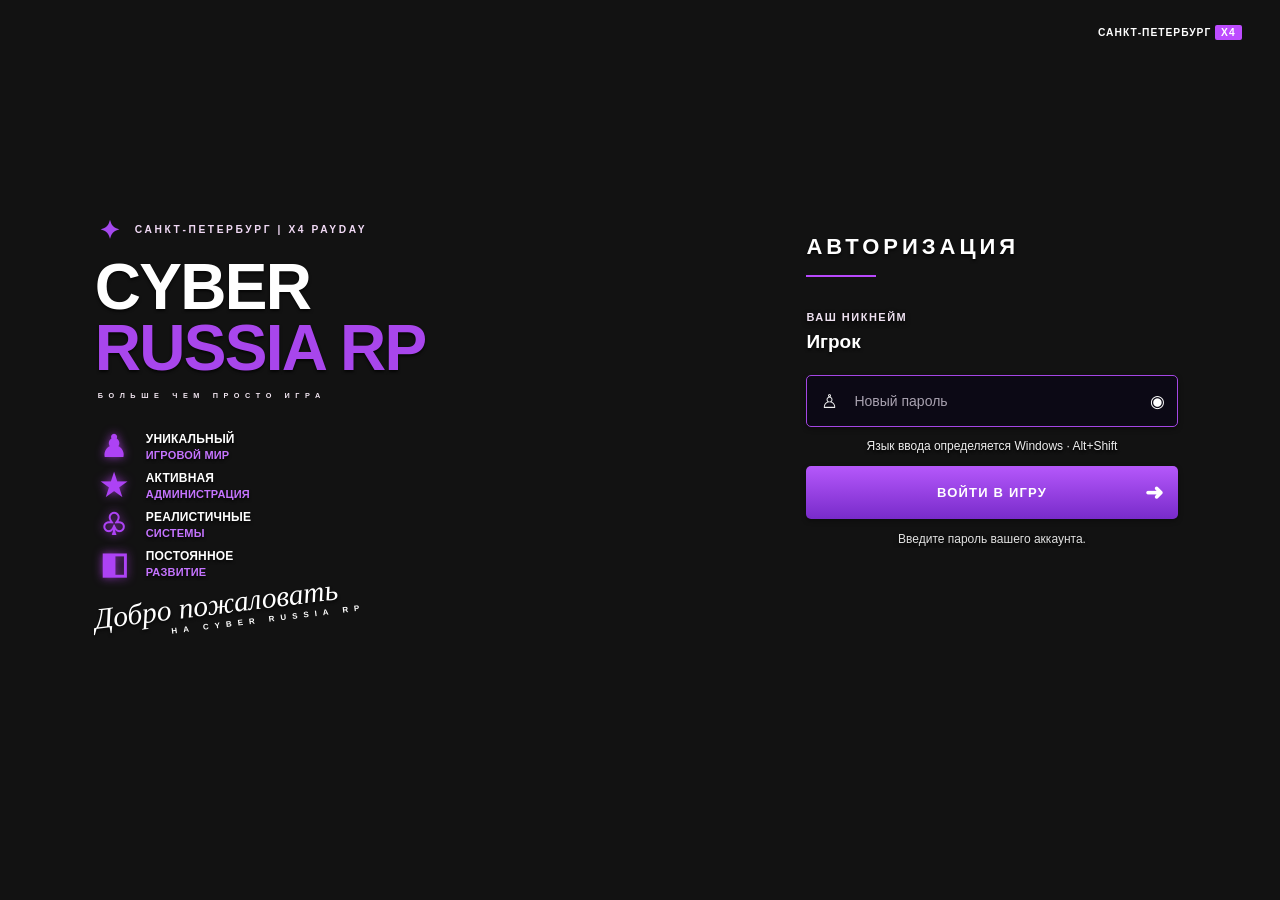
<file: cef-auth/cef-auth/cef-auth/index.html>
<!doctype html>
<html lang="ru">
<head>
<meta charset="utf-8">
<meta name="viewport" content="width=device-width,initial-scale=1">
<title>CYBER RUSSIA RP — Авторизация</title>


<style>
/* CYBER RUSSIA RP — transparent CEF overlay, reference layout v3 */
:root { --accent:#a549ee; --light:#fff; color-scheme:dark; }
* {box-sizing:border-box}
html,body,.scene {margin:0;width:100%;height:100%;background:transparent!important;overflow:hidden;color:var(--light);font-family:'Segoe UI',Arial,sans-serif}
.scene {position:relative;isolation:isolate;min-height:100vh}
.scene::before,.scene::after{display:none!important}
.brand{position:absolute;left:9.9%;top:50.5%;width:42%;z-index:1;filter:drop-shadow(0 2px 5px rgba(0,0,0,.75))}
.eyebrow {font-size:clamp(9px,.8vw,12px);letter-spacing:2.6px;font-weight:800;color:#f0d9f4;white-space:nowrap;margin-left:4px}
.star{font-size:25px;color:var(--accent);vertical-align:middle;margin-right:7px}
h1{margin:12px 0 0;line-height:.96;letter-spacing:-3.5px;font-family:Arial,'Segoe UI',sans-serif;font-weight:900;font-size:clamp(52px,5.5vw,92px);text-shadow:0 4px 5px rgba(0,0,0,.75),0 0 14px rgba(0,0,0,.28)}
h1 span,h1 strong{display:block;white-space:nowrap;font-weight:900}
h1 strong{color:#a846ec}
.subtitle{font-size:clamp(7px,.57vw,10px);font-weight:800;letter-spacing:5.6px;margin:11px 0 0 3px;color:#f2e6f1;white-space:nowrap}
.features{margin:32px 0 0 5px}
.features p{display:flex;align-items:center;margin:0 0 9px;font-weight:900;font-size:clamp(10px,.73vw,13px);line-height:1.12;letter-spacing:.2px}
.features b{width:46px;color:#ad42f5;font-size:30px;line-height:30px;flex:none;text-shadow:0 0 10px #8a34b2}
.features em{display:block;font-style:normal;color:#c574ff;font-size:clamp(9px,.67vw,11px);margin-top:3px}
.welcome{position:relative;margin-top:24px;transform:rotate(-7deg);transform-origin:left center;white-space:nowrap}
.welcome span{font-family:'Segoe Script','Brush Script MT',Georgia,serif;font-size:clamp(27px,2.3vw,43px);font-style:italic;font-weight:400;text-shadow:0 0 6px #512267}
.welcome small{display:block;margin-left:75px;font-size:clamp(8px,.56vw,10px);font-weight:800;letter-spacing:6px}
.topmark{position:absolute;right:2.8%;top:5%;font-weight:900;font-size:clamp(10px,.8vw,14px);letter-spacing:1px;text-align:right;z-index:2;filter:drop-shadow(0 2px 4px #34223b)}
.topmark span{background:#bd4cff;padding:2px 6px;border-radius:2px}
.topmark small{display:block;color:#e0c5e0;font-size:8px;line-height:1.25;letter-spacing:2px;margin-right:8px}
.login{position:absolute;left:75.5%;top:48.5%;transform:translateY(-3%);width:22.5%;z-index:2;filter:drop-shadow(0 2px 5px rgba(0,0,0,.75))}
h2{margin:0;font-size:clamp(16px,1.4vw,25px);letter-spacing:5.5px;white-space:nowrap;font-weight:850}
.line{width:70px;height:2px;background:#b848fc;margin:15px 0 34px}
.form-label{font-size:clamp(8px,.64vw,11px);letter-spacing:2px;color:#ede0ef;margin-bottom:8px;font-weight:700}
.nickname{font-size:clamp(16px,1.12vw,21px);font-weight:850;margin-bottom:19px;text-shadow:0 2px 4px #000}
.input-wrap{height:clamp(45px,3vw,57px);display:flex;align-items:center;background:rgba(12,8,23,.82);border:1px solid #a446e4;border-radius:5px;margin-bottom:12px;box-shadow:0 0 10px rgba(66,19,81,.35)}
.lock{font-size:19px;padding:0 14px;color:#eee}
.input-wrap input{background:transparent;border:0;outline:0;color:#fff;font-size:clamp(11px,.84vw,15px);min-width:0;flex:1;width:100%;font-family:inherit}
.input-wrap input::placeholder{color:#a9a2b0;opacity:1}
.eye{background:transparent;border:0;color:white;font-size:17px;padding:7px 12px;cursor:pointer}
.primary{margin-top:3px;width:100%;height:clamp(48px,3.1vw,59px);background:linear-gradient(#b558fb,#782bca);border:0;border-radius:5px;color:#fff;cursor:pointer;font-size:clamp(11px,.85vw,15px);font-weight:900;letter-spacing:1.2px;box-shadow:0 4px 12px rgba(18,9,28,.6);position:relative}
.primary span{position:absolute;right:13px;font-size:22px;top:50%;transform:translateY(-50%)}
.action-link{display:block;margin:17px auto 0;background:transparent;border:0;border-bottom:1px solid #b747ec;color:#fff;padding:2px 0 5px;font-size:clamp(9px,.63vw,11px);letter-spacing:1.7px;font-weight:900;cursor:pointer}
.hint{font-size:10px;color:#eee;opacity:.82;text-align:center;line-height:1.45;max-height:36px;overflow:hidden}
.city{position:absolute;bottom:4%;right:3%;text-align:center;font-size:24px;color:#ded4db;letter-spacing:2px;text-shadow:0 1px 5px #000;line-height:1.1}
.city b{display:block;font-weight:500;font-size:12px;letter-spacing:4px}
.city small{display:block;font-size:8px;letter-spacing:2px}
.sr-only{position:absolute;width:1px;height:1px;padding:0;margin:-1px;overflow:hidden;clip:rect(0,0,0,0);white-space:nowrap;border:0}
.hidden{display:none!important}
@media(max-aspect-ratio:4/3){.brand{left:5%;top:42%;width:45%}h1{font-size:clamp(36px,6.3vw,75px)}.login{left:57%;top:42%;width:37%}.features{margin-top:16px}.welcome{margin-top:18px}.topmark{top:2%}}

/* V5: readable layout for 16:9, overlay remains transparent */
.brand{top:32%;left:8%;width:43%;filter:drop-shadow(0 2px 3px rgba(0,0,0,.55))}
.brand h1{font-size:clamp(54px,5.0vw,82px);letter-spacing:-1.7px}
.login{top:33%;left:60.5%;width:25.7%;transform:none;filter:drop-shadow(0 2px 3px rgba(0,0,0,.65))}
.login h2{font-size:clamp(22px,1.65vw,31px);letter-spacing:4px}
.form-label{font-size:clamp(11px,.77vw,14px);letter-spacing:1.5px}
.nickname{font-size:clamp(19px,1.32vw,26px);margin-bottom:22px}
.input-wrap{height:clamp(52px,3.4vw,63px)}
.input-wrap input{font-size:clamp(14px,.94vw,18px)}
.primary{height:clamp(53px,3.4vw,64px);font-size:clamp(13px,.94vw,18px)}
.features p{font-size:clamp(12px,.82vw,15px)}
.features em{font-size:clamp(11px,.73vw,13px)}
.city{display:none!important}
.topmark small{display:none!important}
.hint{font-size:12px;opacity:.95}
@media(max-width:1100px){.brand{left:5%;top:30%;width:47%}.brand h1{font-size:5vw}.login{left:56%;top:29%;width:39%}}

/* Production readability adjustments */
.brand { top: 23%; left: 7.5%; }
.login { top: 27%; left: 63%; width: 27%; }
.nickname { text-shadow: 0 2px 7px rgba(0,0,0,.9); }
.form-label, .hint { text-shadow:0 2px 5px rgba(0,0,0,.9); }
.primary { font-weight:900; }


/* CYBER RUSSIA RP — final CEF overlay layout */
html, body, .scene { background:transparent !important; }
.scene::before, .scene::after { display:none !important; }
.scene > section.brand { position:absolute; left:7.4vw; top:24vh; width:44vw; transform:none; bottom:auto; }
.scene > section.login { position:absolute; left:63vw; top:26vh; width:29vw; transform:none; bottom:auto; }
.topmark { right:3vw; top:3vh; }
.topmark small, .city { display:none !important; }
.brand, .login, .topmark { filter:none; }
.brand h1,.login h2,.nickname,.features p,.welcome span { text-shadow:0 2px 3px rgba(0,0,0,.7); }
.input-wrap,.primary { box-shadow:0 2px 5px rgba(0,0,0,.38); }
.layout-toggle {border:1px solid rgba(197,129,255,.7);background:rgba(167,65,233,.15);color:#fff;font-family:'Segoe UI',Arial,sans-serif;letter-spacing:.5px;font-weight:800;font-size:14px;border-radius:5px;cursor:pointer;min-width:48px;height:35px;margin-right:8px;}
.layout-note {font-size:12px;color:#eee;text-shadow:0 2px 3px #000;margin:10px 0;text-align:center;}
.input-wrap input{min-width:0;font-variant-ligatures:none;}
@media(max-width:1000px) { .scene > section.brand {left:5vw;top:20vh;width:48vw;} .scene > section.login{left:55vw;top:23vh;width:39vw;} }
</style>
</head>
<body>
<main class="scene">
  <div class="topmark">САНКТ-ПЕТЕРБУРГ <span>X4</span></div>
  <section class="brand" aria-label="CYBER RUSSIA RP">
    <div class="eyebrow"><span class="star">✦</span> САНКТ-ПЕТЕРБУРГ | X4 PAYDAY</div>
    <h1><span>CYBER</span><strong>RUSSIA RP</strong></h1>
    <div class="subtitle">БОЛЬШЕ ЧЕМ ПРОСТО ИГРА</div>
    <div class="features">
      <p><b>♟</b><span>УНИКАЛЬНЫЙ<em>ИГРОВОЙ МИР</em></span></p>
      <p><b>★</b><span>АКТИВНАЯ<em>АДМИНИСТРАЦИЯ</em></span></p>
      <p><b>♧</b><span>РЕАЛИСТИЧНЫЕ<em>СИСТЕМЫ</em></span></p>
      <p><b>◧</b><span>ПОСТОЯННОЕ<em>РАЗВИТИЕ</em></span></p>
    </div>
    <div class="welcome"><span>Добро пожаловать</span><small>НА CYBER RUSSIA RP</small></div>
  </section>
  <section class="login" aria-label="Вход в игру">
    <h2 id="formTitle">АВТОРИЗАЦИЯ</h2><div class="line"></div>
    <div class="form-label">ВАШ НИКНЕЙМ</div>
    <div class="nickname" id="nickname">Игрок</div>
    <form id="authForm" autocomplete="off">
      <label class="sr-only" for="password">Новый пароль</label>
      <div class="input-wrap"><span class="lock">♙</span><input id="password" type="password" placeholder="Новый пароль" maxlength="128" required><button class="eye" id="togglePassword" type="button" aria-label="Показать пароль">◉</button></div>
      <div id="confirmWrap" class="input-wrap hidden"><span class="lock">♙</span><input id="confirm" type="email" placeholder="Ваш Gmail" maxlength="128"><button class="eye" id="toggleConfirm" type="button" aria-label="Показать пароль">◉</button></div>
      <p class="layout-note" id="layoutNote">Раскладка Windows · Alt+Shift</p>
      <button type="submit" class="primary" id="submitButton">ВОЙТИ В ИГРУ <span>➜</span></button>
    </form>
    <button class="action-link" id="switchMode" type="button">СОЗДАТЬ АККАУНТ</button>
    <p class="hint" id="hint" aria-live="polite">Введите пароль и нажмите кнопку входа.</p>
  </section>
  
<section id="cyberProfile" class="login" style="display:none">
<h2>СОЗДАНИЕ ПЕРСОНАЖА</h2><div class="line"></div>
<p class="form-label">ШАГ 2 ИЗ 2 · ДАННЫЕ ПЕРСОНАЖА</p>
<form id="profileForm" autocomplete="off">
<label class="form-label" for="profileSex">ПОЛ ПЕРСОНАЖА</label>
<select id="profileSex" required><option value="1">Мужской</option><option value="2">Женский</option></select>
<label class="form-label" for="profileNation">НАЦИОНАЛЬНОСТЬ</label>
<select id="profileNation" required><option value="1">Американец</option><option value="2">Итальянец</option><option value="3">Немец</option><option value="4">Испанец</option><option value="5">Француз</option><option value="6" selected>Россиянин</option><option value="7">Китаец</option><option value="8">Японец</option></select>
<label class="form-label" for="profileAge">ВОЗРАСТ ПЕРСОНАЖА · 15–90</label>
<input id="profileAge" type="number" min="15" max="90" step="1" value="20" required>
<button type="submit" class="primary" id="profileSubmit">ЗАВЕРШИТЬ РЕГИСТРАЦИЮ ➜</button>
<p id="profileHint" class="hint">Данные сохранятся в вашем игровом аккаунте.</p>
</form></section></main>

<script>
"use strict";
const $ = (id) => document.getElementById(id);
const params = new URLSearchParams(window.location.search);
const mode = params.get("mode") === "register" ? "register" : "login";
const nick = params.get("nick") || "Игрок";
if (/^[A-Za-z0-9_]{3,24}$/.test(nick)) $("nickname").textContent = nick;
$("formTitle").textContent = mode === "login" ? "АВТОРИЗАЦИЯ" : "РЕГИСТРАЦИЯ";
$("submitButton").innerHTML = mode === "login" ? "ВОЙТИ В ИГРУ <span>➜</span>" : "СОЗДАТЬ АККАУНТ <span>➜</span>";
$("confirmWrap").classList.toggle("hidden", mode === "login");
$("confirm").required = mode === "register";
$("confirm").autocomplete = "email";
$("switchMode").style.display = "none"; // mode is determined by MySQL, not by the user
$("hint").textContent = mode === "login" ? "Введите пароль вашего аккаунта." : "Введите новый пароль и ваш Gmail.";
for (const [button,field] of [["togglePassword","password"]]) {
  $(button).addEventListener("click", () => { $(field).type = $(field).type === "password" ? "text" : "password"; });
}

// Use Windows input method directly. No custom keyboard layout conversion.
$('password').spellcheck=false;
$('confirm').spellcheck=false;
$('layoutNote').textContent='Язык ввода определяется Windows · Alt+Shift';

$("authForm").addEventListener("submit", (event) => {
  event.preventDefault();
  const pass = $("password").value;
  if (pass.length < 6 || pass.length > 64 || /\s/.test(pass)) {
    $("hint").textContent = "Для CEF используйте 6–64 символа без пробелов.";
    return;
  }
  const email = $("confirm").value.trim();
  if (mode === "register" && !/^[^\s@|]+@[^\s@|]+\.[^\s@|]+$/.test(email)) {
    $("hint").textContent = "Введите действительный адрес электронной почты.";
    return;
  }
  if (mode === "register" && pass.includes('|')) {
    $("hint").textContent = "Символ | нельзя использовать в пароле.";
    return;
  }
  if (!window.cef || typeof window.cef.emit !== "function") {
    $("hint").textContent = "Откройте страницу через GTA с установленным CEF.";
    return;
  }
  window.cef.emit(mode === "login" ? "cyber:login" : "cyber:register", mode === "login" ? pass : pass + "|" + email);
  $("password").value = "";
  $("confirm").value = "";
  $("hint").textContent = "Запрос отправлен на сервер...";
});

</script>
<style>
#cyberProfile select,#cyberProfile input[type=number]{box-sizing:border-box;width:100%;height:43px;margin:6px 0 16px;padding:0 14px;background:#141421;color:#fff;border:1px solid #8c63f5;border-radius:7px;font:inherit;outline:none}
#cyberProfile .form-label{display:block;margin-top:7px}#cyberProfile .primary{width:100%}
</style>
<style>body, .scene, .brand, .login, .topmark, h1, h2, p, span, label, button {user-select:none;-webkit-user-select:none} input,textarea{user-select:text!important;-webkit-user-select:text!important}</style>
<script>
(function(){
const auth=document.querySelector('.login:not(#cyberProfile)');
const profile=document.getElementById('cyberProfile');
const form=document.getElementById('authForm');
if(form)form.addEventListener('submit',function(){
 const qs=new URLSearchParams(location.search);
 if(qs.get('mode')!=='register')return;
 // The original auth handler validates the password and emits cyber:register first.
 setTimeout(function(){if(!window.cef)return;auth.style.display='none';profile.style.display='block';},100);
});
profile.querySelector('form').addEventListener('submit',function(e){
 e.preventDefault();
 const sex=Number(document.getElementById('profileSex').value);
 const nation=Number(document.getElementById('profileNation').value);
 const age=Number(document.getElementById('profileAge').value);
 const hint=document.getElementById('profileHint');
 if(!Number.isInteger(age)||age<15||age>90){hint.textContent='Возраст должен быть от 15 до 90 лет.';return;}
 if(!window.cef||typeof window.cef.emit!=='function'){hint.textContent='Откройте регистрацию в игровом клиенте.';return;}
 window.cef.emit('cyber:profile',String(sex)+'|'+String(nation)+'|'+String(age));
 hint.textContent='Данные отправлены на сервер. Ожидаем подтверждения...';
 document.getElementById('profileSubmit').disabled=true;
 setTimeout(function(){if(document.getElementById('cyberProfile').style.display!=='none'){
  document.getElementById('profileSubmit').disabled=false;
  hint.textContent='Если регистрация не завершилась, проверьте server_log.txt и попробуйте ещё раз.';
 }},8000);
});
})();
</script></body>
</html>
</file>
